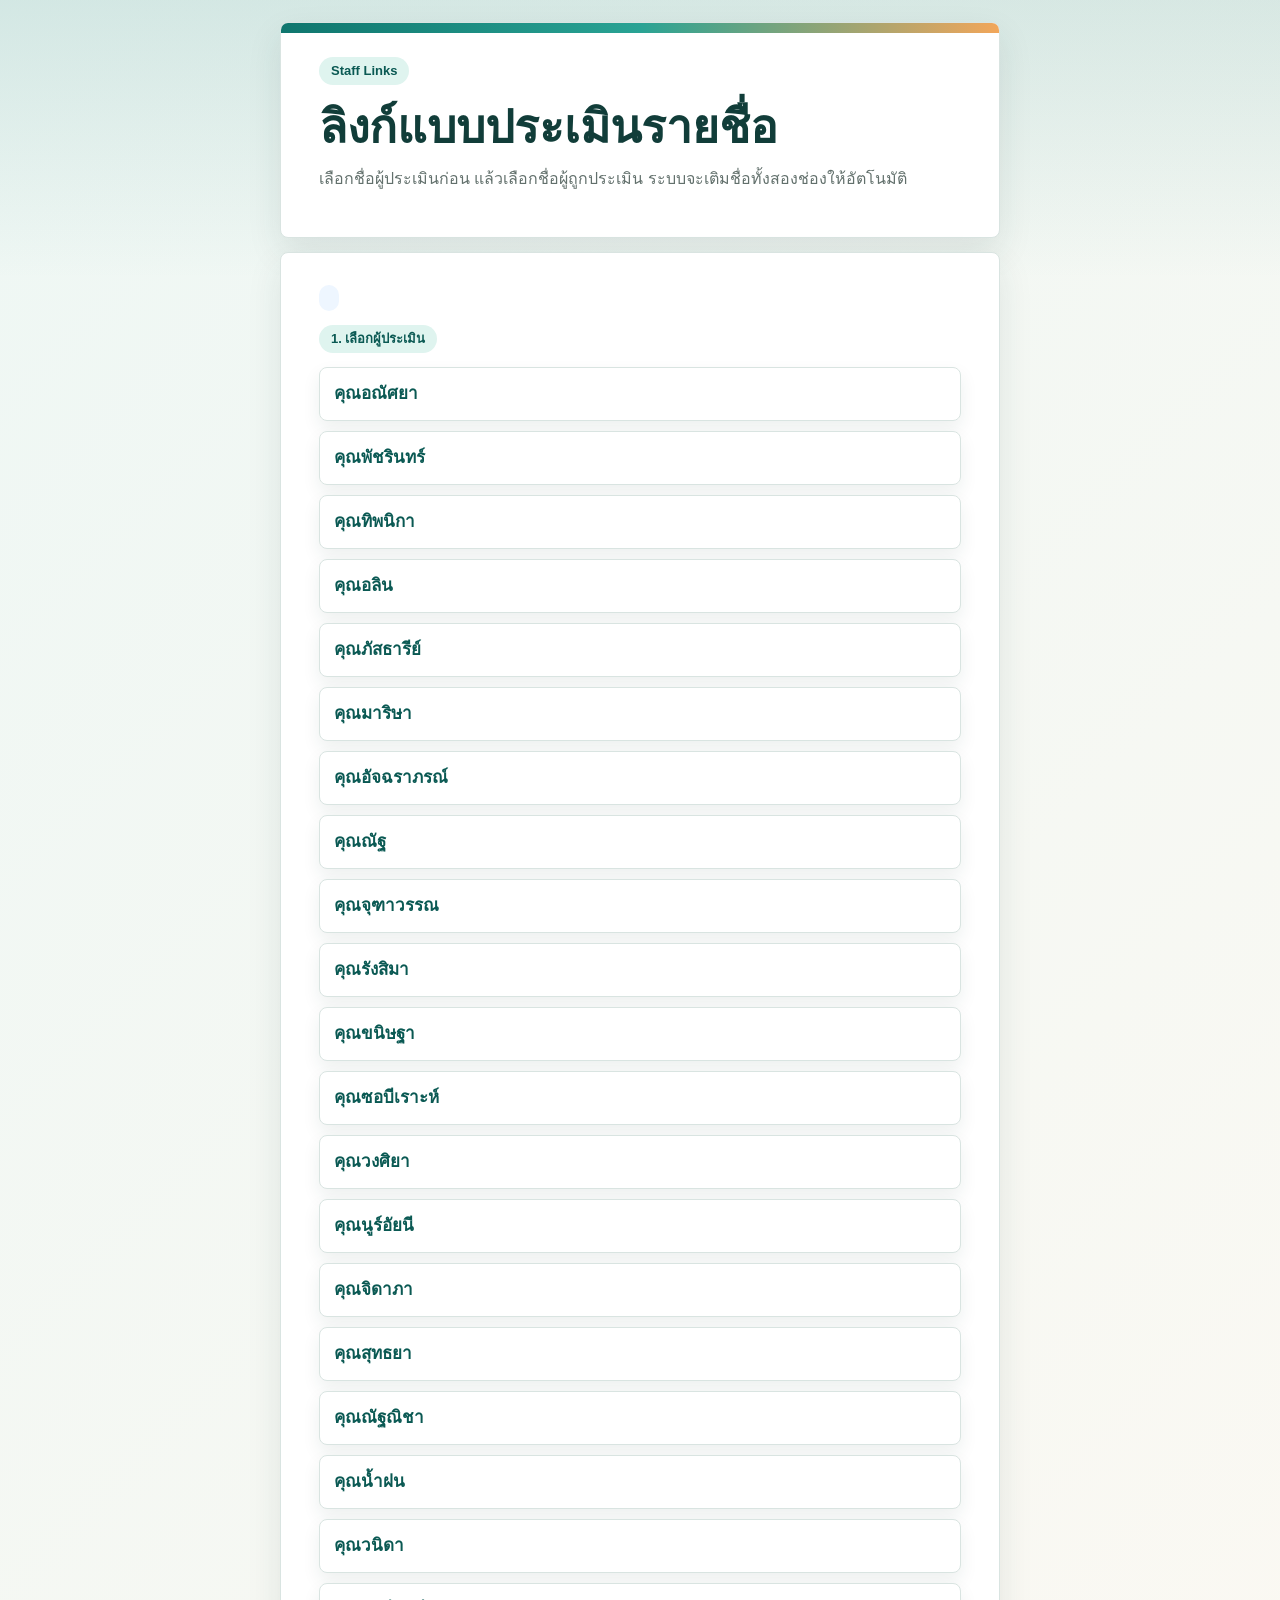
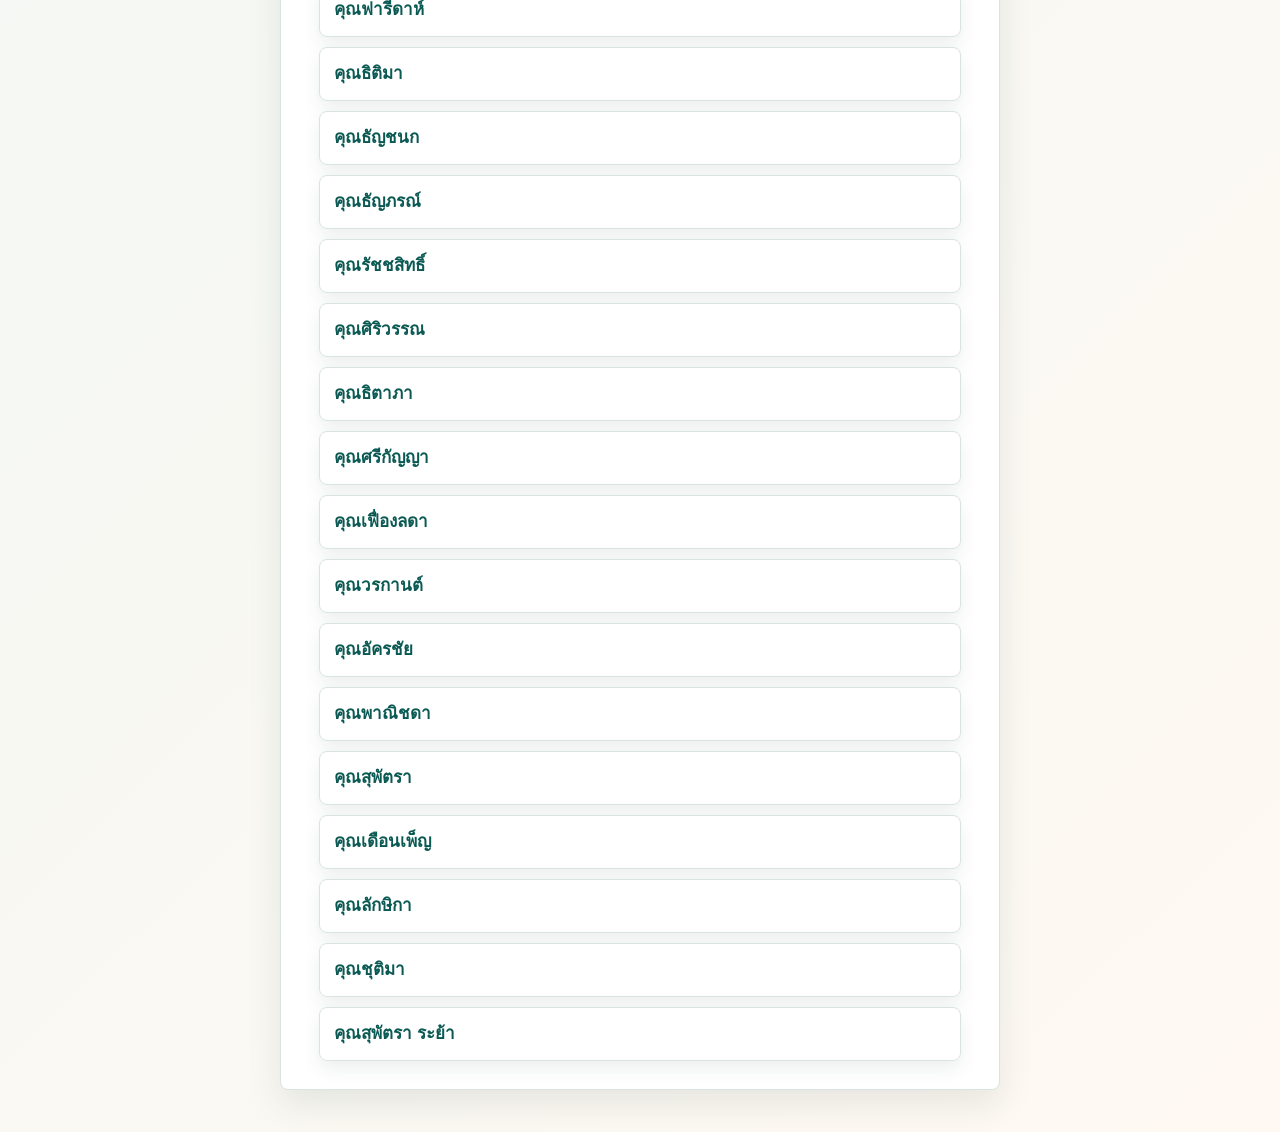
<file: index.html>
<!doctype html>
<html lang="th">
  <head>
    <meta charset="UTF-8" />
    <meta name="viewport" content="width=device-width, initial-scale=1.0" />
    <title>ลิงก์แบบประเมินรายชื่อ</title>
    <link rel="stylesheet" href="styles.css" />
    <style>
      .staff-page {
        width: min(100% - 32px, 720px);
        margin: 22px auto 42px;
      }

      .staff-list {
        display: grid;
        gap: 10px;
      }

      .staff-step {
        display: none;
      }

      .staff-step.is-active {
        display: block;
      }

      .selected-person {
        display: none;
        align-items: center;
        justify-content: space-between;
        gap: 12px;
        margin-bottom: 14px;
        padding: 12px 14px;
        border: 1px solid #bfe1dc;
        border-radius: 8px;
        background: #edf8f5;
        color: var(--primary-dark);
        font-weight: 700;
      }

      .selected-person.show {
        display: flex;
      }

      .selected-person button {
        min-height: 36px;
        padding: 0 12px;
        border: 1px solid #94c8c0;
        border-radius: 8px;
        background: #ffffff;
        color: var(--primary-dark);
        cursor: pointer;
        font-weight: 700;
      }

      .staff-link {
        width: 100%;
        display: flex;
        align-items: center;
        min-height: 54px;
        padding: 12px 14px;
        border: 1px solid var(--line);
        border-radius: 8px;
        background: #ffffff;
        color: var(--primary-dark);
        font-size: 17px;
        font-weight: 700;
        font-family: inherit;
        text-align: left;
        text-decoration: none;
        box-shadow: 0 8px 18px rgba(28, 61, 55, 0.08);
        cursor: pointer;
      }

      .staff-link:hover {
        border-color: var(--primary);
        background: var(--primary-soft);
      }
    </style>
  </head>
  <body>
    <main class="staff-page">
      <section class="form-title">
        <div class="accent"></div>
        <p class="eyebrow">Staff Links</p>
        <h2>ลิงก์แบบประเมินรายชื่อ</h2>
        <p class="form-subtitle">เลือกชื่อผู้ประเมินก่อน แล้วเลือกชื่อผู้ถูกประเมิน ระบบจะเติมชื่อทั้งสองช่องให้อัตโนมัติ</p>
      </section>

      <section class="question-card">
        <div class="selected-person" id="selectedPerson">
          <span id="selectedPersonText"></span>
          <button type="button" id="changeEvaluatorButton">เปลี่ยนผู้ประเมิน</button>
        </div>
        <div class="staff-step is-active" id="evaluatorStep">
          <p class="eyebrow">1. เลือกผู้ประเมิน</p>
          <div class="staff-list" id="evaluatorList"></div>
        </div>
        <div class="staff-step" id="assessedStep">
          <p class="eyebrow">2. เลือกผู้ถูกประเมิน</p>
          <div class="staff-list" id="assessedList"></div>
        </div>
      </section>
    </main>

    <script>
      const staffNames = [
        "คุณอณัศยา",
        "คุณพัชรินทร์",
        "คุณทิพนิกา",
        "คุณอลิน",
        "คุณภัสธารีย์",
        "คุณมาริษา",
        "คุณอัจฉราภรณ์",
        "คุณณัฐ",
        "คุณจุฑาวรรณ",
        "คุณรังสิมา",
        "คุณขนิษฐา",
        "คุณซอบีเราะห์",
        "คุณวงศิยา",
        "คุณนูร์อัยนี",
        "คุณจิดาภา",
        "คุณสุทธยา",
        "คุณณัฐณิชา",
        "คุณน้ำฝน",
        "คุณวนิดา",
        "คุณฟารีดาห์",
        "คุณธิติมา",
        "คุณธัญชนก",
        "คุณธัญภรณ์",
        "คุณรัชชสิทธิ์",
        "คุณศิริวรรณ",
        "คุณธิตาภา",
        "คุณศรีกัญญา",
        "คุณเฟื่องลดา",
        "คุณวรกานต์",
        "คุณอัครชัย",
        "คุณพาณิชดา",
        "คุณสุพัตรา",
        "คุณเดือนเพ็ญ",
        "คุณลักษิกา",
        "คุณชุติมา",
        "คุณสุพัตรา ระย้า",
      ];

      const evaluatorStep = document.querySelector("#evaluatorStep");
      const assessedStep = document.querySelector("#assessedStep");
      const evaluatorList = document.querySelector("#evaluatorList");
      const assessedList = document.querySelector("#assessedList");
      const selectedPerson = document.querySelector("#selectedPerson");
      const selectedPersonText = document.querySelector("#selectedPersonText");
      const changeEvaluatorButton = document.querySelector("#changeEvaluatorButton");
      let selectedEvaluator = "";

      function showEvaluatorStep() {
        selectedEvaluator = "";
        selectedPerson.classList.remove("show");
        evaluatorStep.classList.add("is-active");
        assessedStep.classList.remove("is-active");
      }

      function showAssessedStep(name) {
        selectedEvaluator = name;
        selectedPersonText.textContent = `ผู้ประเมิน: ${name}`;
        assessedList.querySelectorAll("[data-name]").forEach((link) => {
          link.href = `form.html?evaluator=${encodeURIComponent(selectedEvaluator)}&name=${encodeURIComponent(link.dataset.name)}`;
        });
        selectedPerson.classList.add("show");
        evaluatorStep.classList.remove("is-active");
        assessedStep.classList.add("is-active");
      }

      evaluatorList.innerHTML = staffNames
        .map((name) => {
          return `<button class="staff-link" type="button" data-evaluator="${name}">${name}</button>`;
        })
        .join("");

      assessedList.innerHTML = staffNames
        .map((name) => {
          const url = `form.html?evaluator=${encodeURIComponent(selectedEvaluator)}&name=${encodeURIComponent(name)}`;
          return `<a class="staff-link" data-name="${name}" href="${url}">${name}</a>`;
        })
        .join("");

      evaluatorList.addEventListener("click", (event) => {
        const button = event.target.closest("[data-evaluator]");
        if (!button) return;
        showAssessedStep(button.dataset.evaluator);
      });

      assessedList.addEventListener("click", (event) => {
        const link = event.target.closest("[data-name]");
        if (!link) return;
        link.href = `form.html?evaluator=${encodeURIComponent(selectedEvaluator)}&name=${encodeURIComponent(link.dataset.name)}`;
      });

      changeEvaluatorButton.addEventListener("click", showEvaluatorStep);
    </script>
  </body>
</html>
</file>
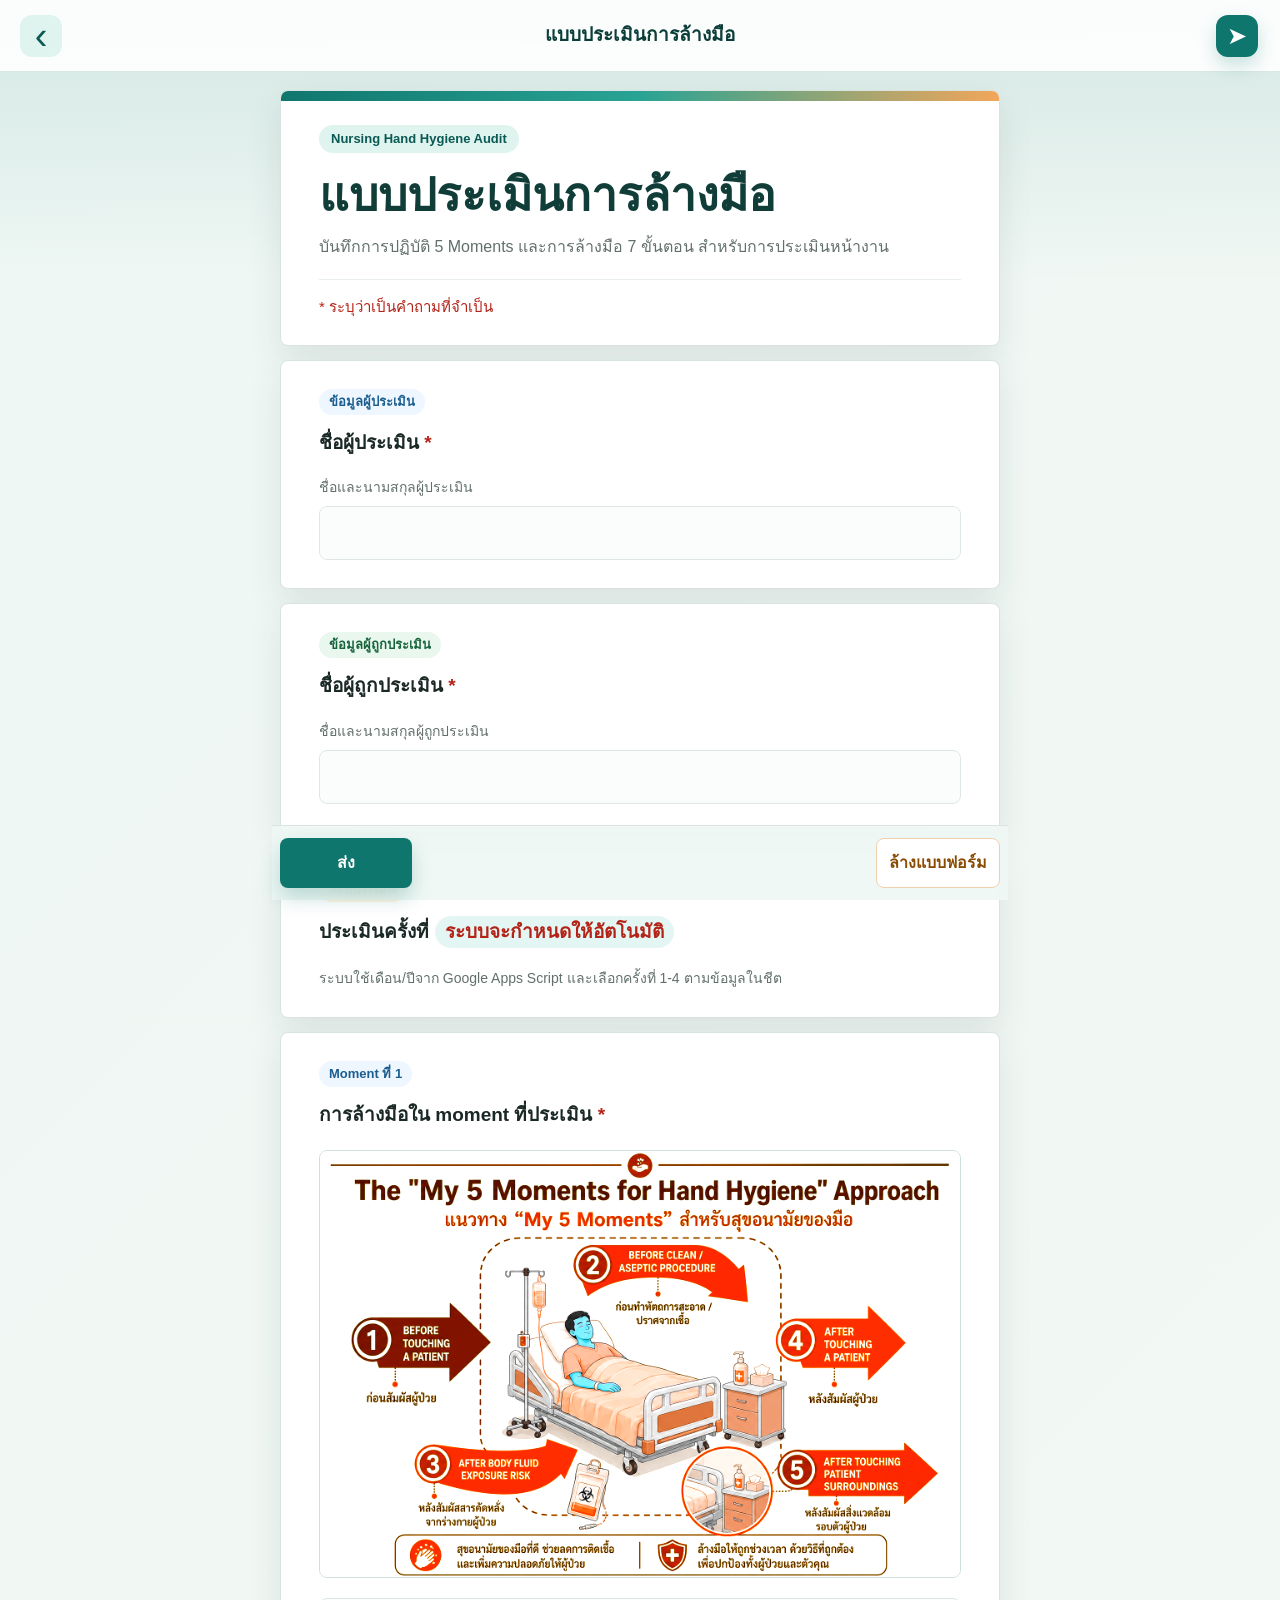
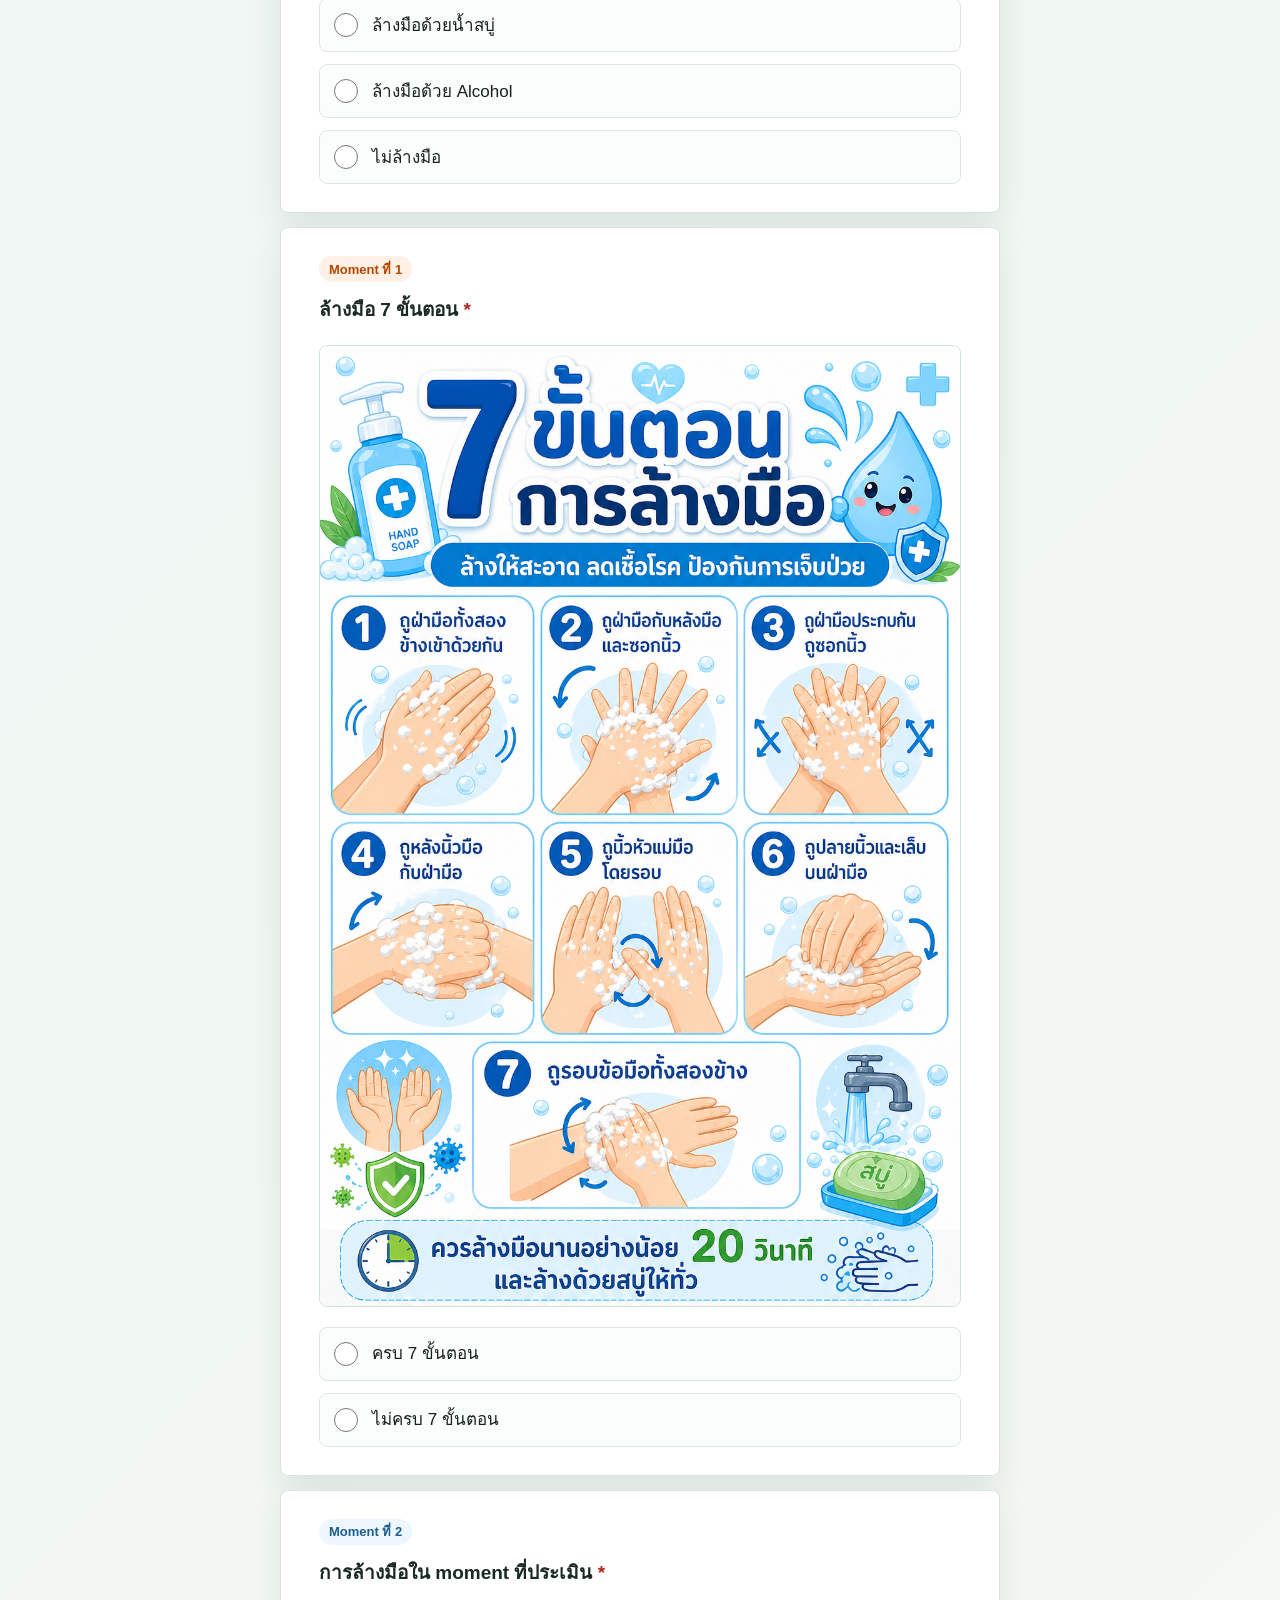
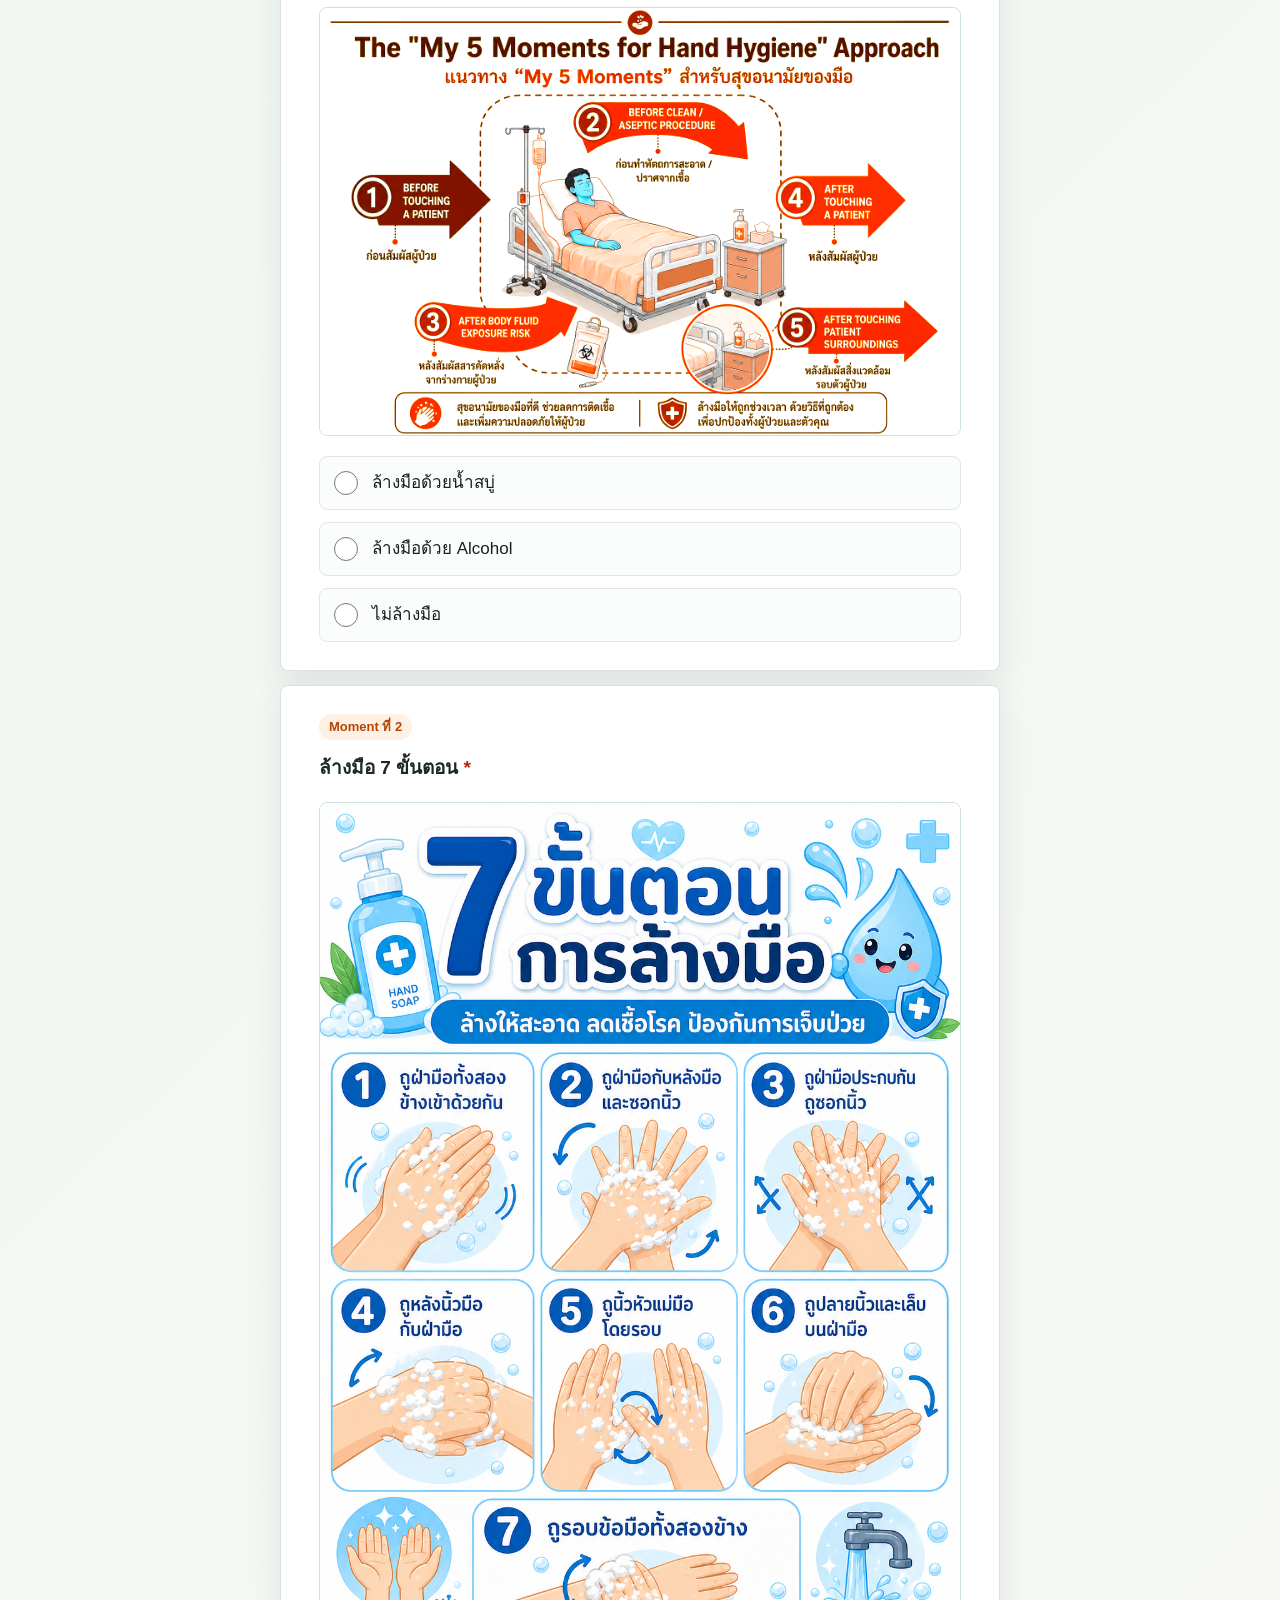
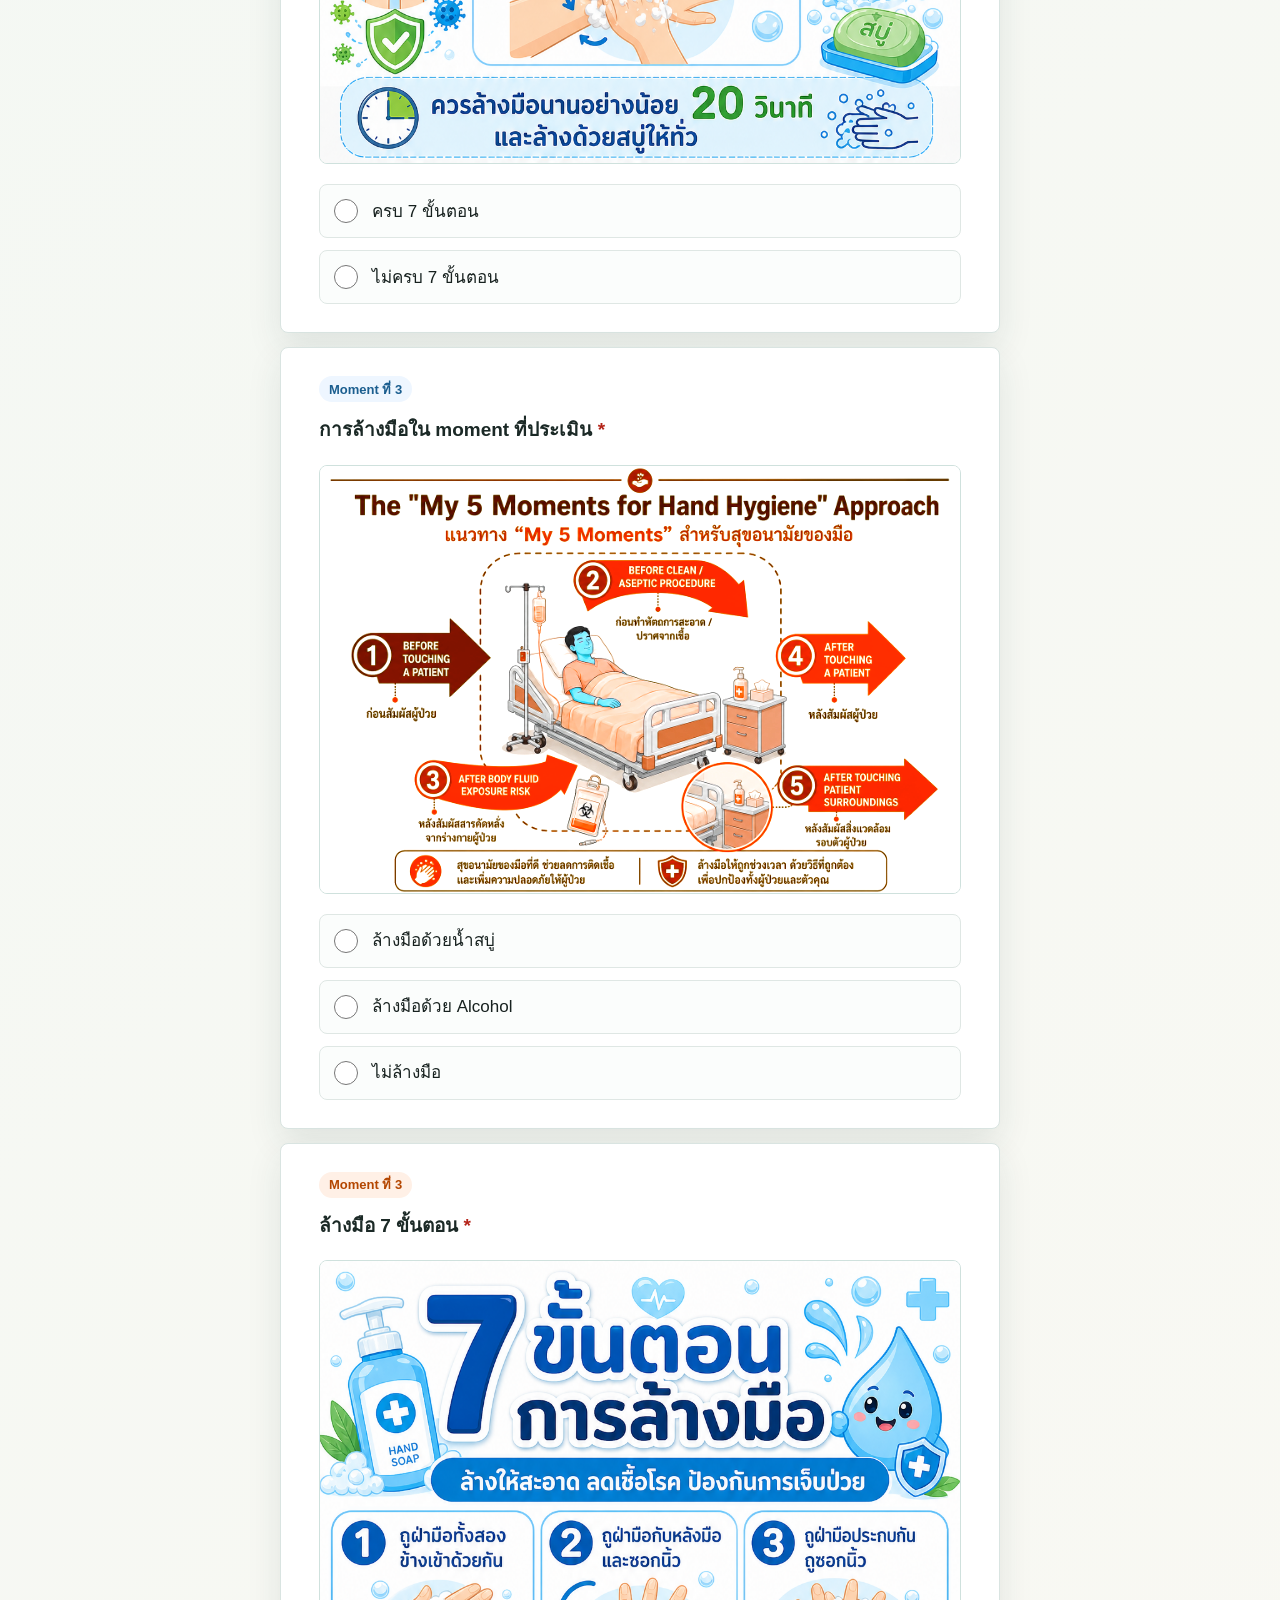
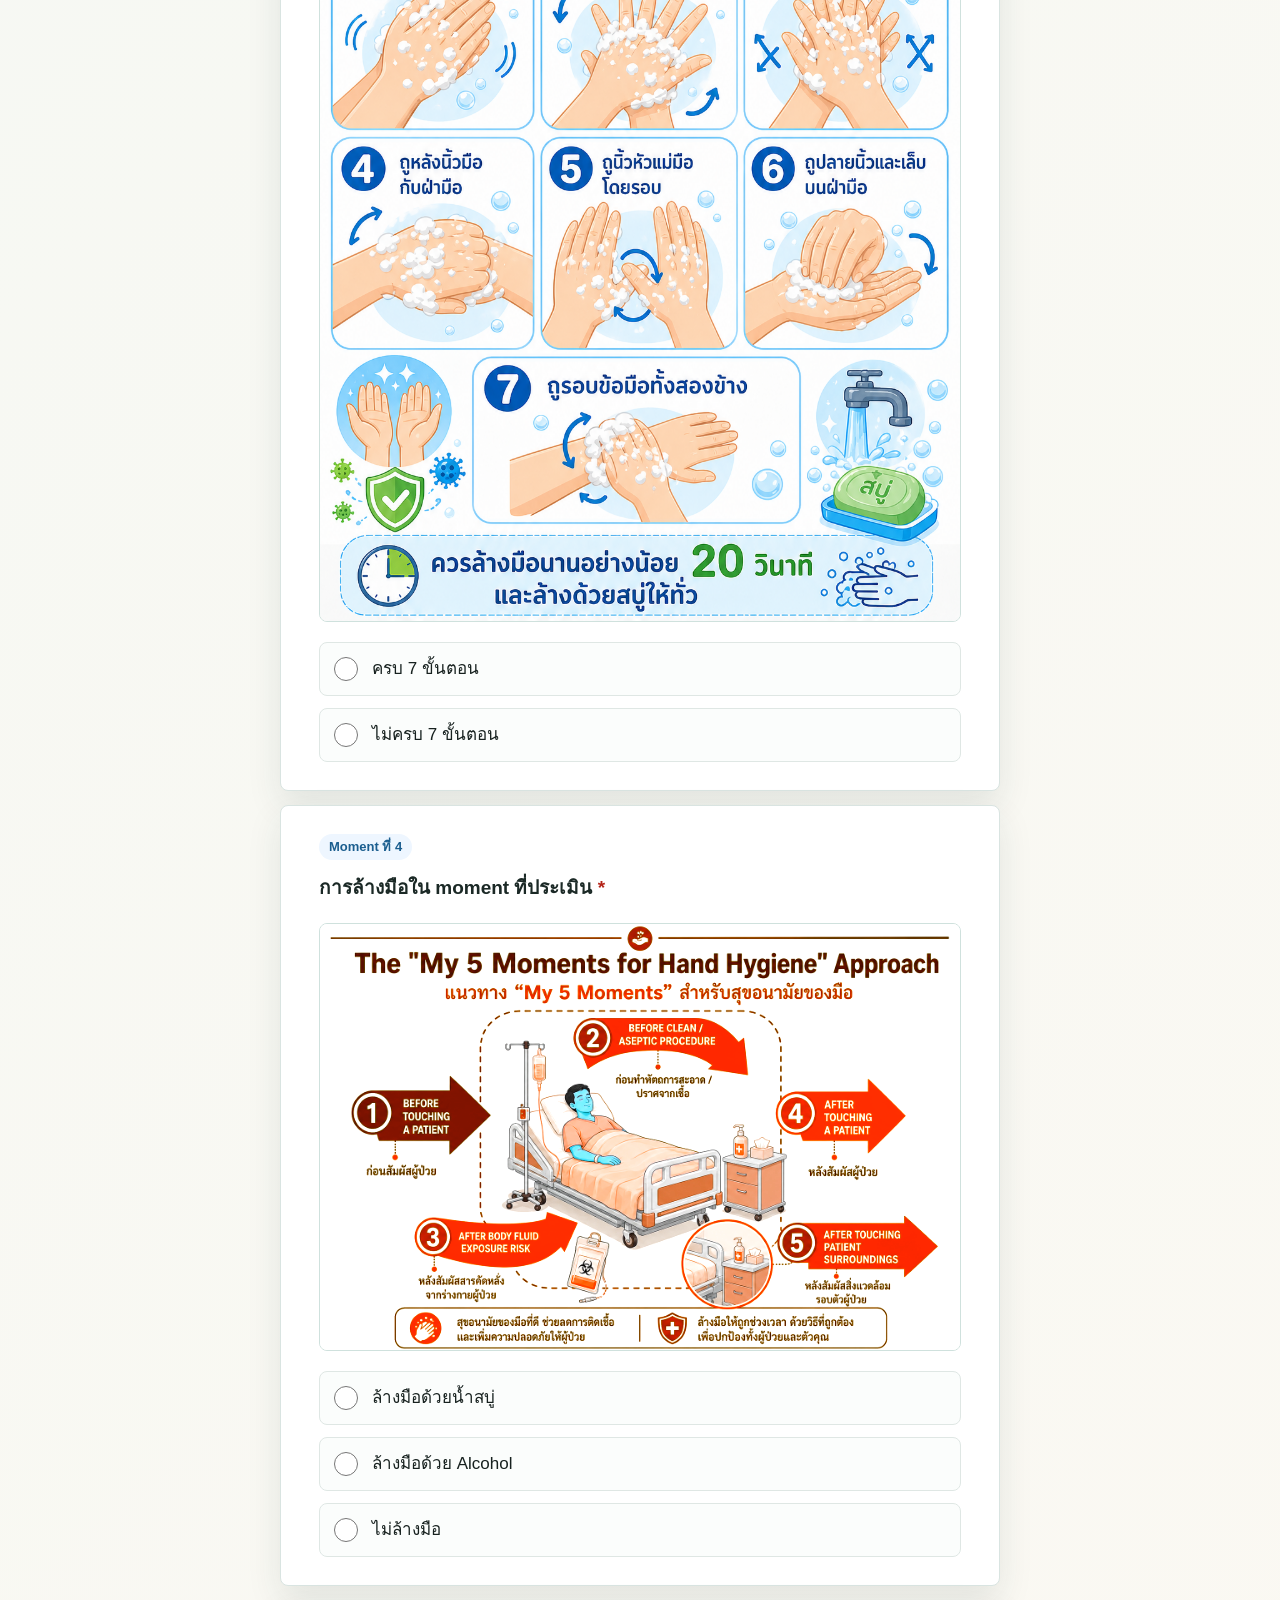
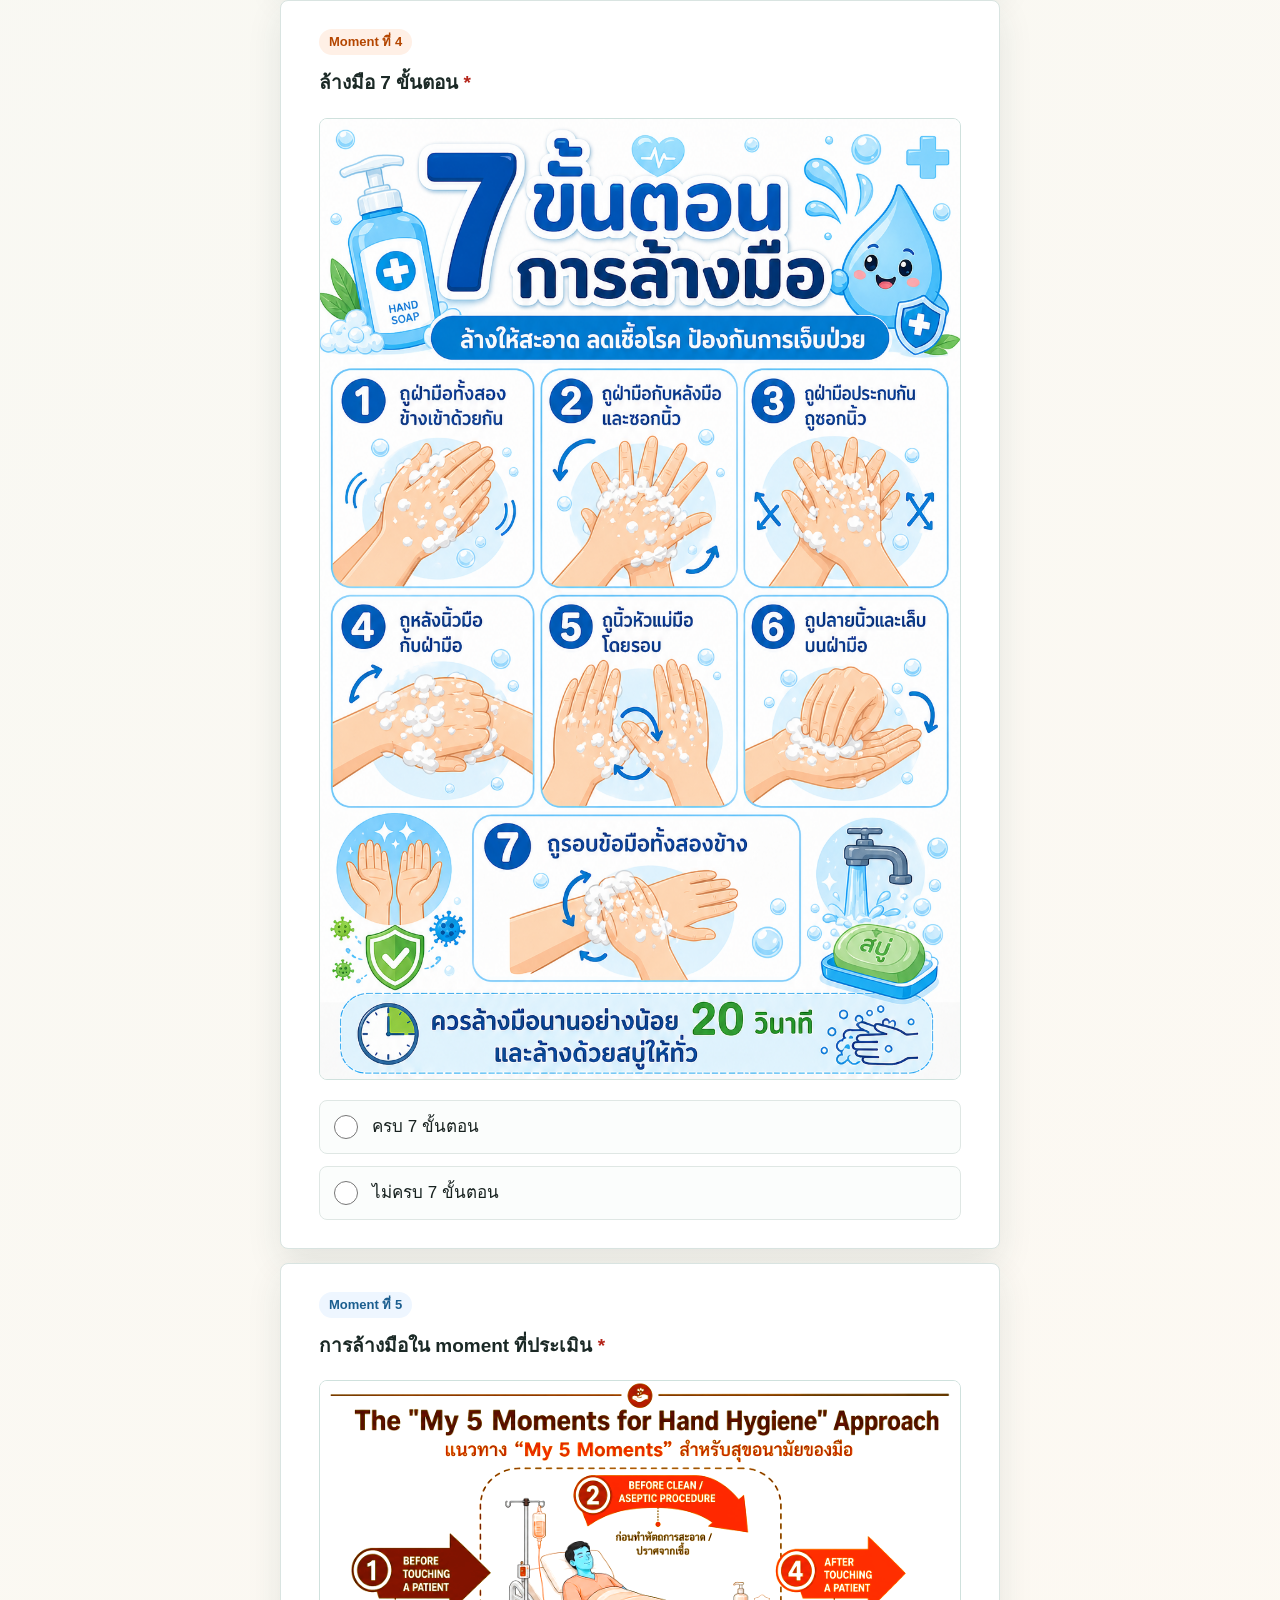
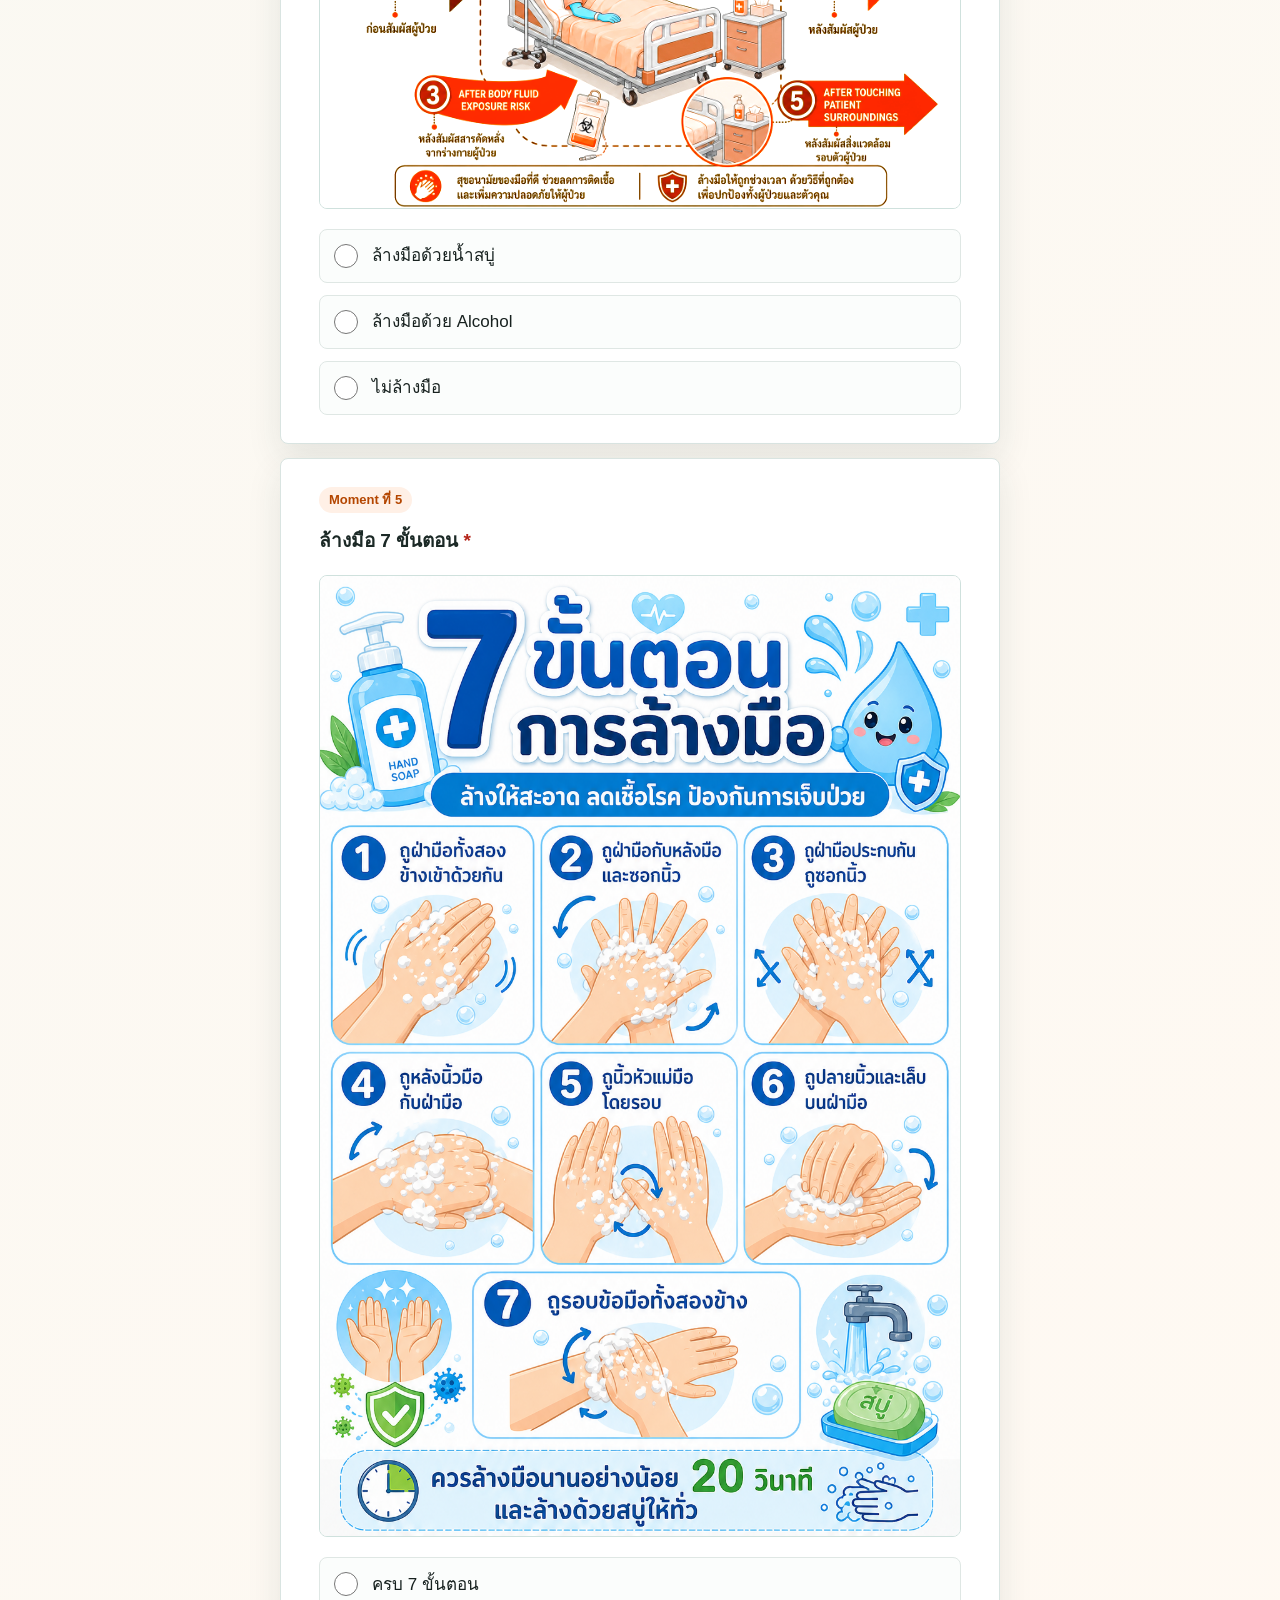
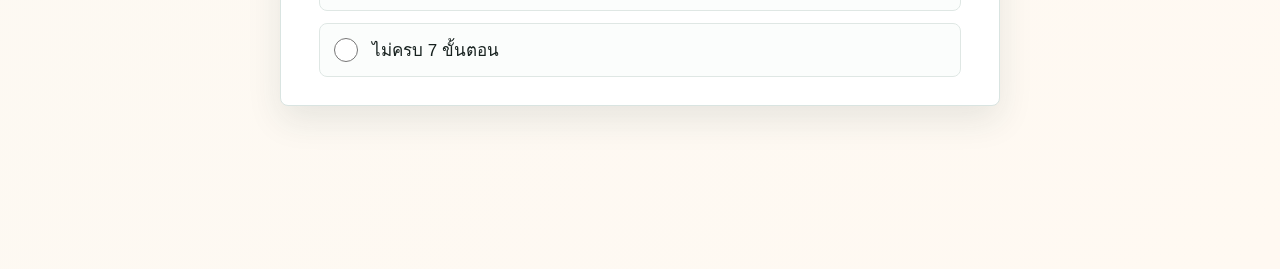
<file: form.html>
<!doctype html>
<html lang="th">
  <head>
    <meta charset="UTF-8" />
    <meta name="viewport" content="width=device-width, initial-scale=1.0" />
    <title>แบบประเมินการล้างมือ</title>
    <link rel="stylesheet" href="styles.css" />
  </head>
  <body>
    <main class="form-page">
      <header class="top-bar">
        <button class="icon-button" type="button" aria-label="ย้อนกลับ">
          <span aria-hidden="true">‹</span>
        </button>
        <h1>แบบประเมินการล้างมือ</h1>
        <button class="send-button" type="submit" form="handForm" aria-label="ส่ง">
          <span aria-hidden="true">➤</span>
        </button>
      </header>

      <form class="form-shell" id="handForm" novalidate>
        <section class="form-title">
          <div class="accent"></div>
          <p class="eyebrow">Nursing Hand Hygiene Audit</p>
          <h2>แบบประเมินการล้างมือ</h2>
          <p class="form-subtitle">บันทึกการปฏิบัติ 5 Moments และการล้างมือ 7 ขั้นตอน สำหรับการประเมินหน้างาน</p>
          <p class="required-note">* ระบุว่าเป็นคำถามที่จำเป็น</p>
        </section>

        <section class="question-card evaluator-card" data-required-text="evaluatorName">
          <h3>ชื่อผู้ประเมิน <span>*</span></h3>
          <label class="text-field">
            <span>ชื่อและนามสกุลผู้ประเมิน</span>
            <input id="evaluatorName" name="evaluatorName" type="text" autocomplete="name" required />
          </label>
          <p class="autofill-note" id="evaluatorAutofillNote">รับชื่อผู้ประเมินจากลิงก์แล้ว</p>
          <p class="error-text">กรุณาเลือกชื่อผู้ประเมิน</p>
        </section>

        <section class="question-card name-card" data-required-text="fullName">
          <h3>ชื่อผู้ถูกประเมิน <span>*</span></h3>
          <label class="text-field">
            <span>ชื่อและนามสกุลผู้ถูกประเมิน</span>
            <input id="fullName" name="fullName" type="text" autocomplete="name" required />
          </label>
          <p class="autofill-note" id="autofillNote">รับชื่อผู้ถูกประเมินจากลิงก์แล้ว</p>
          <p class="error-text">กรุณาเลือกชื่อผู้ถูกประเมิน</p>
        </section>

        <section class="question-card round-card auto-round-card" id="roundStatusCard">
          <h3>ประเมินครั้งที่ <span id="roundStatus">ระบบจะกำหนดให้อัตโนมัติ</span></h3>
          <p class="round-note" id="roundNote">ระบบใช้เดือน/ปีจาก Google Apps Script และเลือกครั้งที่ 1-4 ตามข้อมูลในชีต</p>
        </section>

        <div id="momentSections"></div>

        <div class="form-actions">
          <button class="submit-button" type="submit">ส่ง</button>
          <button class="reset-button" type="reset">ล้างแบบฟอร์ม</button>
        </div>

        <section class="result-card" id="resultCard" aria-live="polite"></section>
      </form>
    </main>

    <template id="momentTemplate">
      <section class="question-card moment-card">
        <h3></h3>
        <div class="mini-moment-image" aria-hidden="true">
          <img class="orange-moment-image" src="five-moments-hand-hygiene.png" alt="" />
        </div>
        <div class="choice-list"></div>
        <p class="error-text"></p>
      </section>
    </template>

    <template id="stepsTemplate">
      <section class="question-card steps-card">
        <h3></h3>
        <div class="steps-graphic" role="img" aria-label="ภาพประกอบ 7 ขั้นตอนล้างมือให้สะอาด">
          <img src="seven-steps-handwash.png" alt="7 ขั้นตอนการล้างมือ" />
        </div>
        <div class="choice-list"></div>
        <p class="error-text"></p>
      </section>
    </template>

    <script src="script.js"></script>
  </body>
</html>
</file>
<file: styles.css>
:root {
  --page: #eef7f4;
  --page-soft: #fff9f2;
  --card: #ffffff;
  --line: #d9e4e1;
  --text: #17211f;
  --muted: #62706c;
  --primary: #0f766e;
  --primary-dark: #0a5953;
  --primary-soft: #dff4ef;
  --accent: #f2a65a;
  --danger: #b42318;
  --danger-soft: #fff1ef;
  --shadow: 0 14px 34px rgba(28, 61, 55, 0.1);
}

* {
  box-sizing: border-box;
}

html {
  min-height: 100%;
  scroll-behavior: smooth;
}

body {
  margin: 0;
  min-height: 100%;
  background:
    linear-gradient(180deg, rgba(15, 118, 110, 0.12), transparent 280px),
    linear-gradient(135deg, var(--page), var(--page-soft));
  color: var(--text);
  font-family: Arial, "Noto Sans Thai", Tahoma, sans-serif;
  line-height: 1.5;
}

button,
input {
  font: inherit;
}

button:disabled,
button.is-disabled {
  cursor: not-allowed;
  opacity: 0.55;
}

.form-page {
  min-height: 100vh;
  padding-bottom: 28px;
}

.top-bar {
  position: sticky;
  top: 0;
  z-index: 10;
  display: grid;
  grid-template-columns: 44px 1fr 44px;
  align-items: center;
  gap: 10px;
  min-height: 72px;
  padding: 12px 20px;
  border-bottom: 1px solid rgba(217, 228, 225, 0.9);
  background: rgba(255, 255, 255, 0.9);
  backdrop-filter: blur(14px);
}

.top-bar h1 {
  margin: 0;
  overflow: hidden;
  color: #0b3d39;
  font-size: 19px;
  font-weight: 700;
  text-align: center;
  text-overflow: ellipsis;
  white-space: nowrap;
}

.icon-button,
.send-button {
  display: grid;
  place-items: center;
  width: 42px;
  height: 42px;
  border: 0;
  border-radius: 12px;
  cursor: pointer;
}

.icon-button {
  background: var(--primary-soft);
  color: var(--primary-dark);
  font-size: 38px;
  line-height: 1;
}

.send-button {
  background: var(--primary);
  color: white;
  font-size: 24px;
  box-shadow: 0 8px 18px rgba(15, 118, 110, 0.22);
}

.form-shell {
  width: min(100% - 32px, 720px);
  margin: 18px auto 42px;
}

.form-title,
.question-card,
.info-card,
.result-card {
  overflow: hidden;
  margin-bottom: 14px;
  border: 1px solid var(--line);
  border-radius: 8px;
  background: var(--card);
  box-shadow: var(--shadow);
}

.form-title {
  position: relative;
  padding: 34px 38px 26px;
}

.accent {
  position: absolute;
  top: 0;
  left: 0;
  right: 0;
  height: 10px;
  background: linear-gradient(90deg, var(--primary), #29a394, var(--accent));
}

.eyebrow {
  display: inline-flex;
  align-items: center;
  min-height: 28px;
  margin: 0 0 14px;
  padding: 0 12px;
  border-radius: 999px;
  background: var(--primary-soft);
  color: var(--primary-dark);
  font-size: 13px;
  font-weight: 700;
}

.form-title h2 {
  margin: 0 0 12px;
  color: #113d39;
  font-size: clamp(31px, 6vw, 46px);
  line-height: 1.22;
  font-weight: 700;
}

.form-subtitle {
  margin: 0 0 20px;
  color: var(--muted);
  font-size: 16px;
}

.required-note {
  margin: 0;
  padding-top: 16px;
  border-top: 1px solid #e8eeec;
  color: var(--danger);
  font-size: 15px;
}

.question-card,
.info-card,
.result-card {
  position: relative;
  padding: 28px 38px;
}

.question-card::before {
  content: attr(data-kicker);
  display: inline-flex;
  align-items: center;
  min-height: 26px;
  margin-bottom: 14px;
  padding: 0 10px;
  border-radius: 999px;
  background: #eef6ff;
  color: #1b5e8f;
  font-size: 13px;
  font-weight: 700;
}

.round-card::before {
  content: "รอบประเมิน";
  background: #fff4df;
  color: #925300;
}

.auto-round-card h3 {
  display: flex;
  flex-wrap: wrap;
  gap: 6px;
  align-items: center;
}

.auto-round-card h3 span {
  display: inline-flex;
  min-height: 30px;
  align-items: center;
  padding: 2px 10px;
  border-radius: 999px;
  background: #e4f6f3;
  color: var(--primary-dark);
  font-weight: 800;
}

.round-note {
  margin: 8px 0 0;
  color: var(--muted);
  font-size: 14px;
}

.name-card::before {
  content: "ข้อมูลผู้ถูกประเมิน";
  background: #e9f7ef;
  color: #17643b;
}

.evaluator-card::before {
  content: "ข้อมูลผู้ประเมิน";
  background: #eef6ff;
  color: #1b5e8f;
}

.steps-card::before {
  background: #fff0e6;
  color: #b44600;
}

.question-card h3,
.info-card h3 {
  margin: 0 0 20px;
  color: #1b2926;
  font-size: 19px;
  font-weight: 700;
}

.question-card h3 span {
  color: var(--danger);
}

.choice-list {
  display: grid;
  gap: 12px;
}

.choice-list label {
  display: flex;
  align-items: center;
  gap: 14px;
  min-height: 54px;
  padding: 12px 14px;
  border: 1px solid #dfe7e4;
  border-radius: 8px;
  background: #fbfdfc;
  cursor: pointer;
  font-size: 17px;
  transition:
    border-color 160ms ease,
    background 160ms ease,
    box-shadow 160ms ease,
    transform 160ms ease;
}

.choice-list label:hover {
  border-color: #9fcfca;
  background: #f5fbfa;
}

.choice-list label:has(input:checked) {
  border-color: var(--primary);
  background: var(--primary-soft);
  box-shadow: 0 0 0 3px rgba(15, 118, 110, 0.14);
}

.choice-list input[type="radio"] {
  width: 24px;
  height: 24px;
  flex: 0 0 auto;
  margin: 0;
  accent-color: var(--primary);
}

.text-field {
  display: grid;
  gap: 8px;
  color: var(--muted);
  font-size: 14px;
}

.text-field input {
  width: 100%;
  min-height: 54px;
  padding: 0 14px;
  border: 1px solid #dfe7e4;
  border-radius: 8px;
  background: #fbfdfc;
  color: var(--text);
  font-size: 17px;
  outline: none;
  transition:
    border-color 160ms ease,
    box-shadow 160ms ease,
    background 160ms ease;
}

.text-field input:focus {
  border-color: var(--primary);
  background: #ffffff;
  box-shadow: 0 0 0 3px rgba(15, 118, 110, 0.14);
}

.text-field input[readonly] {
  border-color: #a7d8ce;
  background: #edf8f5;
  color: var(--primary-dark);
  font-weight: 700;
}

.autofill-note {
  display: none;
  margin: 10px 0 0;
  color: var(--primary-dark);
  font-size: 14px;
  font-weight: 700;
}

.autofill-note.show {
  display: block;
}

.error-text {
  display: none;
  margin: 16px 0 0;
  padding: 10px 12px;
  border-radius: 8px;
  background: var(--danger-soft);
  color: var(--danger);
  font-size: 14px;
}

.question-card.invalid {
  border-color: #f2a29b;
  box-shadow: 0 0 0 3px rgba(180, 35, 24, 0.1), var(--shadow);
}

.question-card.invalid .error-text {
  display: block;
}

.moment-graphic,
.mini-moment-image,
.steps-graphic {
  position: relative;
  overflow: hidden;
  border: 1px solid #cfe1dd;
  border-radius: 8px;
  background: #f8fbff;
}

.moment-graphic {
  margin-bottom: 4px;
  background: #ffffff;
}

.mini-moment-image {
  margin-bottom: 20px;
  background: #ffffff;
}

.steps-graphic {
  margin-bottom: 20px;
  background: #ffffff;
}

.steps-graphic img {
  display: block;
  width: 100%;
  height: auto;
}

.orange-moment-image {
  filter: hue-rotate(165deg) saturate(1.7) brightness(1.05);
}

.moment-graphic img,
.mini-moment-image img {
  display: block;
  width: 100%;
  height: auto;
}

.form-actions {
  position: sticky;
  bottom: 0;
  z-index: 8;
  display: flex;
  align-items: center;
  justify-content: space-between;
  gap: 16px;
  margin: 18px -8px 20px;
  padding: 12px 8px;
  border-top: 1px solid rgba(217, 228, 225, 0.9);
  background: rgba(238, 247, 244, 0.88);
  backdrop-filter: blur(12px);
}

.submit-button,
.reset-button {
  min-height: 50px;
  border: 0;
  border-radius: 8px;
  cursor: pointer;
  font-weight: 700;
}

.submit-button {
  min-width: 132px;
  padding: 0 28px;
  background: var(--primary);
  color: white;
  box-shadow: 0 10px 20px rgba(15, 118, 110, 0.24);
}

.submit-button:hover,
.send-button:hover {
  background: var(--primary-dark);
}

.reset-button {
  padding: 0 12px;
  background: #ffffff;
  color: #8a4b00;
  border: 1px solid #f1cfaa;
}

.result-card {
  display: none;
  border-color: #91d2bf;
  background: #f2fbf6;
}

.result-card.show {
  display: block;
}

.result-card h3 {
  margin: 0 0 8px;
  color: var(--primary-dark);
  font-size: 20px;
}

.result-card p {
  margin: 6px 0;
}

.send-status {
  margin-top: 12px !important;
  padding: 10px 12px;
  border-radius: 8px;
  background: #e9f7ef;
  color: var(--primary-dark);
  font-weight: 700;
}

@media (max-width: 640px) {
  .top-bar {
    min-height: 66px;
    padding: 10px 12px;
  }

  .top-bar h1 {
    font-size: 17px;
  }

  .form-shell {
    width: calc(100% - 22px);
    margin-top: 12px;
  }

  .form-title,
  .question-card,
  .info-card,
  .result-card {
    padding: 22px 20px;
  }

  .form-title h2 {
    font-size: 32px;
  }

  .form-subtitle {
    font-size: 15px;
  }

  .choice-list label {
    min-height: 56px;
    font-size: 16px;
  }

  .steps-graphic {
    margin-bottom: 18px;
  }
}
</file>
